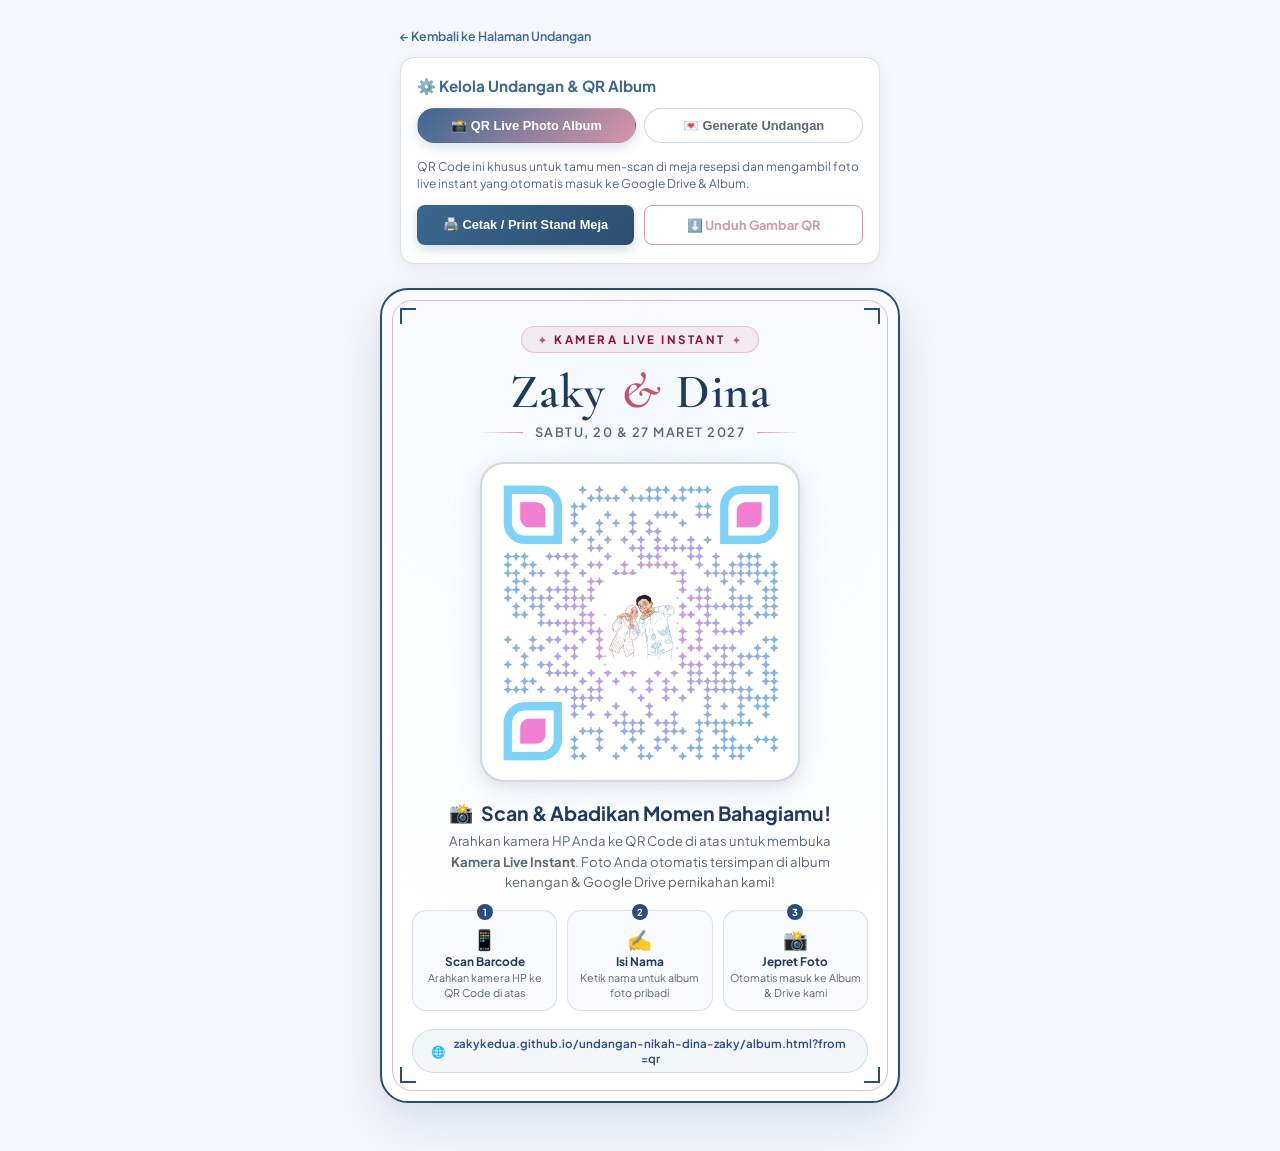
<file: cetak-qr.html>
<!DOCTYPE html>
<html lang="id">

<head>
  <meta charset="UTF-8">
  <meta name="viewport" content="width=device-width, initial-scale=1.0">
  <title>Kelola Undangan & QR Album - Zaky & Dina Wedding</title>

  <!-- Google Fonts -->
  <link rel="preconnect" href="https://fonts.googleapis.com">
  <link rel="preconnect" href="https://fonts.gstatic.com" crossorigin>
  <link
    href="https://fonts.googleapis.com/css2?family=Cormorant+Garamond:ital,wght@0,400;0,600;1,400&family=Plus+Jakarta+Sans:wght@300;400;500;600;700&family=Reenie+Beanie&display=swap"
    rel="stylesheet">

  <!-- Wedding Config -->
  <script src="config.js"></script>

  <style>
    :root {
      --blue-primary: #3B6790;
      --blue-soft: #5C82A6;
      --pink-primary: #D896A8;
      --pink-soft: #E8B4C2;
      --text-dark: #202B36;
      --text-muted: #566879;
      --font-serif: 'Cormorant Garamond', serif;
      --font-sans: 'Plus Jakarta Sans', sans-serif;
    }

    * {
      box-sizing: border-box;
      margin: 0;
      padding: 0;
    }

    body {
      font-family: var(--font-sans);
      background: #F4F7FB;
      color: var(--text-dark);
      padding: 24px 16px;
      min-height: 100vh;
      display: flex;
      flex-direction: column;
      align-items: center;
    }

    /* Action Bar (Hanya tampil di layar, tersembunyi saat cetak) */
    .toolbar {
      width: 100%;
      max-width: 480px;
      background: #FFFFFF;
      border: 1px solid rgba(59, 103, 144, 0.2);
      border-radius: 14px;
      padding: 18px 16px;
      margin-bottom: 24px;
      box-shadow: 0 4px 18px rgba(0, 0, 0, 0.06);
    }

    .toolbar h3 {
      font-size: 0.95rem;
      font-weight: 700;
      color: var(--blue-primary);
      margin-bottom: 12px;
      display: flex;
      align-items: center;
      gap: 6px;
    }

    .tab-pills {
      display: flex;
      gap: 8px;
      margin-bottom: 16px;
    }

    .tab-btn {
      flex: 1;
      padding: 9px 12px;
      font-size: 0.8rem;
      font-weight: 700;
      border: 1px solid rgba(59, 103, 144, 0.25);
      border-radius: 50px;
      background: #FFFFFF;
      color: var(--text-muted);
      cursor: pointer;
      transition: all 0.2s;
    }

    .tab-btn.active {
      background: linear-gradient(135deg, var(--blue-primary), var(--pink-primary));
      color: #FFFFFF;
      border-color: transparent;
      box-shadow: 0 4px 12px rgba(59, 103, 144, 0.2);
    }

    .guest-input {
      width: 100%;
      padding: 10px 12px;
      font-size: 0.85rem;
      border: 1px solid rgba(59, 103, 144, 0.35);
      border-radius: 8px;
      outline: none;
      transition: border 0.2s;
    }

    .guest-input:focus {
      border-color: var(--blue-primary);
      box-shadow: 0 0 0 3px rgba(59, 103, 144, 0.15);
    }

    .btn-action-group {
      display: flex;
      gap: 10px;
      margin-top: 4px;
    }

    .btn-action {
      flex: 1;
      padding: 11px;
      border-radius: 8px;
      font-size: 0.8rem;
      font-weight: 700;
      cursor: pointer;
      border: none;
      display: inline-flex;
      align-items: center;
      justify-content: center;
      gap: 6px;
      text-decoration: none;
    }

    .btn-print {
      background: linear-gradient(135deg, var(--blue-primary), #2C4D6F);
      color: #FFFFFF;
      box-shadow: 0 4px 12px rgba(59, 103, 144, 0.25);
    }

    .btn-download {
      background: #FFFFFF;
      border: 1px solid var(--border-pink-glow, #D896A8);
      color: var(--pink-primary);
    }

    /* ===================================================
       KARTU STAND MEJA FISIK (HANYA UNTUK LIVE ALBUM)
       =================================================== */
    .stand-card {
      width: 100%;
      max-width: 520px;
      background: #FFFFFF;
      background-image: radial-gradient(circle at 50% 12%, rgba(240, 246, 253, 0.7) 0%, #FFFFFF 75%);
      border: 2.5px solid #2B4C7E;
      border-radius: 28px;
      padding: 36px 30px 28px;
      text-align: center;
      box-shadow: 0 20px 50px rgba(43, 76, 126, 0.12), 0 4px 16px rgba(216, 150, 168, 0.12);
      position: relative;
      overflow: hidden;
      margin-bottom: 24px;
    }

    /* Inner Ornamental Border */
    .stand-card::before {
      content: '';
      position: absolute;
      inset: 10px;
      border: 1.5px solid rgba(216, 150, 168, 0.65);
      border-radius: 20px;
      pointer-events: none;
    }

    /* Ornamental Corner Accents */
    .corner-decor {
      position: absolute;
      width: 16px;
      height: 16px;
      border-color: #2B4C7E;
      border-style: solid;
      pointer-events: none;
    }

    .corner-decor.tl {
      top: 18px;
      left: 18px;
      border-width: 2px 0 0 2px;
    }

    .corner-decor.tr {
      top: 18px;
      right: 18px;
      border-width: 2px 2px 0 0;
    }

    .corner-decor.bl {
      bottom: 18px;
      left: 18px;
      border-width: 0 0 2px 2px;
    }

    .corner-decor.br {
      bottom: 18px;
      right: 18px;
      border-width: 0 2px 2px 0;
    }

    .stand-header-tag {
      display: inline-flex;
      align-items: center;
      gap: 6px;
      font-size: 0.72rem;
      letter-spacing: 2.5px;
      text-transform: uppercase;
      font-weight: 700;
      color: #881337;
      background: rgba(216, 150, 168, 0.15);
      border: 1px solid rgba(216, 150, 168, 0.45);
      padding: 5px 16px;
      border-radius: 50px;
      margin-bottom: 12px;
    }

    .stand-header-tag .tag-sparkle {
      font-size: 0.65rem;
      color: #C2546A;
    }

    .stand-title {
      font-family: var(--font-serif);
      font-size: 3rem;
      font-weight: 600;
      color: #1E3A5F;
      line-height: 1.05;
      letter-spacing: 0.5px;
      margin-bottom: 6px;
    }

    .stand-title span {
      color: #C2546A;
      font-style: italic;
      font-family: var(--font-serif);
      font-size: 3.2rem;
      margin: 0 4px;
    }

    .stand-date-divider {
      display: flex;
      align-items: center;
      justify-content: center;
      gap: 12px;
      margin-bottom: 22px;
    }

    .stand-date-divider .date-line {
      height: 1px;
      width: 44px;
      background: linear-gradient(90deg, transparent, #D896A8);
    }

    .stand-date-divider .date-line.right {
      background: linear-gradient(90deg, #D896A8, transparent);
    }

    .stand-date {
      font-size: 0.8rem;
      color: var(--text-muted);
      letter-spacing: 1.5px;
      text-transform: uppercase;
      font-weight: 600;
    }

    /* KOTAK QR CODE LEBIH BESAR & MEWAH */
    .qr-frame {
      width: 320px;
      height: 320px;
      max-width: 85vw;
      max-height: 85vw;
      margin: 0 auto 18px;
      padding: 12px;
      background: #FFFFFF;
      border-radius: 24px;
      border: 2px solid rgba(59, 103, 144, 0.25);
      box-shadow: 0 10px 30px rgba(59, 103, 144, 0.12), 0 3px 12px rgba(216, 150, 168, 0.15);
      display: flex;
      align-items: center;
      justify-content: center;
      position: relative;
    }

    .qr-frame img {
      width: 100%;
      height: 100%;
      object-fit: contain;
      border-radius: 12px;
      display: block;
    }

    .stand-scan-msg {
      font-size: 1.22rem;
      font-weight: 700;
      color: #1E3A5F;
      margin-bottom: 6px;
      display: flex;
      align-items: center;
      justify-content: center;
      gap: 8px;
    }

    .stand-desc {
      font-size: 0.82rem;
      color: var(--text-muted);
      line-height: 1.55;
      max-width: 420px;
      margin: 0 auto 18px;
    }

    /* PANDUAN 3 LANGKAH MODERN (3-COLUMN GRID) */
    .steps-grid {
      display: grid;
      grid-template-columns: repeat(3, 1fr);
      gap: 10px;
      margin: 0 auto 18px;
      text-align: center;
    }

    .step-card {
      background: #F8FAFD;
      border: 1px solid rgba(59, 103, 144, 0.16);
      border-radius: 14px;
      padding: 12px 6px 10px;
      position: relative;
      transition: transform 0.2s;
    }

    .step-badge {
      position: absolute;
      top: -7px;
      left: 50%;
      transform: translateX(-50%);
      background: #2B4C7E;
      color: #FFFFFF;
      font-size: 0.6rem;
      font-weight: 700;
      width: 16px;
      height: 16px;
      border-radius: 50%;
      display: flex;
      align-items: center;
      justify-content: center;
    }

    .step-icon {
      font-size: 1.25rem;
      margin: 3px 0 2px;
    }

    .step-heading {
      font-size: 0.74rem;
      font-weight: 700;
      color: #1E3A5F;
      margin-bottom: 2px;
    }

    .step-text {
      font-size: 0.67rem;
      color: var(--text-muted);
      line-height: 1.35;
    }

    /* URL BADGE DI BAWAH */
    .stand-url-badge {
      font-size: 0.72rem;
      color: #3B6790;
      background: rgba(59, 103, 144, 0.06);
      border: 1px solid rgba(59, 103, 144, 0.18);
      border-radius: 30px;
      padding: 6px 18px;
      display: inline-flex;
      align-items: center;
      justify-content: center;
      gap: 6px;
      max-width: 100%;
      word-break: break-all;
    }

    .stand-url-badge .url-text {
      font-weight: 600;
      color: #2B4C7E;
    }

    /* Print Styles: Hanya mencetak kartu stand meja saat di mode album */
    @media print {
      @page {
        size: A5 portrait;
        margin: 8mm;
      }

      html,
      body {
        background: #FFFFFF !important;
        padding: 0 !important;
        margin: 0 !important;
        width: 100% !important;
        height: 100% !important;
      }

      .toolbar,
      .nav-back,
      #generate-wrap {
        display: none !important;
      }

      .stand-card {
        max-width: 100% !important;
        width: 100% !important;
        margin: 0 auto !important;
        border: 2.5px solid #2B4C7E !important;
        border-radius: 20px !important;
        box-shadow: none !important;
        padding: 24px 20px 18px !important;
        page-break-inside: avoid !important;
        page-break-after: avoid !important;
        display: block !important;
        -webkit-print-color-adjust: exact !important;
        print-color-adjust: exact !important;
      }

      .stand-card::before {
        border: 1.5px solid #D896A8 !important;
        inset: 8px !important;
      }

      .corner-decor {
        border-color: #2B4C7E !important;
      }

      .stand-header-tag {
        background: rgba(216, 150, 168, 0.15) !important;
        border-color: #D896A8 !important;
        color: #881337 !important;
      }

      .stand-title {
        font-size: 2.8rem !important;
      }

      .qr-frame {
        width: 320px !important;
        height: 320px !important;
        border: 2px solid #2B4C7E !important;
        box-shadow: none !important;
        margin: 0 auto 14px !important;
      }

      .steps-grid {
        gap: 8px !important;
      }

      .step-card {
        background: #F8FAFD !important;
        border: 1px solid #D896A8 !important;
      }

      .step-badge {
        background: #2B4C7E !important;
        color: #FFF !important;
      }
    }
  </style>
</head>

<body>

  <!-- Tombol Navigasi Kembali -->
  <div class="nav-back" style="width: 100%; max-width: 480px; margin-bottom: 12px;">
    <a href="index.html"
      style="font-size: 0.78rem; color: var(--blue-primary); text-decoration: none; font-weight: 600; display: inline-flex; align-items: center; gap: 4px;">
      ← Kembali ke Halaman Undangan
    </a>
  </div>

  <!-- TOOLBAR PENGATURAN (2 PILIHAN UTAMA) -->
  <div class="toolbar">
    <h3>⚙️ Kelola Undangan & QR Album</h3>

    <!-- 2 Pilihan Tab Sesuai Permintaan -->
    <div class="tab-pills">
      <button class="tab-btn active" id="tab-btn-album" onclick="switchMode('album')">
        📸 QR Live Photo Album
      </button>
      <button class="tab-btn" id="tab-btn-generate" onclick="switchMode('generate')">
        💌 Generate Undangan
      </button>
    </div>

    <!-- 1. KONTEN MODE ALBUM (TOMBOL CETAK & UNDUH QR) -->
    <div id="album-controls" style="display: block;">
      <p style="font-size: 0.75rem; color: var(--text-muted); margin-bottom: 12px; line-height: 1.4;">
        QR Code ini khusus untuk tamu men-scan di meja resepsi dan mengambil foto live instant yang otomatis masuk ke
        Google Drive & Album.
      </p>
      <div class="btn-action-group" id="btn-action-group">
        <button class="btn-action btn-print" onclick="window.print()">
          🖨️ Cetak / Print Stand Meja
        </button>
        <a id="btn-download-img" class="btn-action btn-download" href="assets/images/album_qr.png"
          download="QR_Live_Album_Zaky_Dina.png">
          ⬇️ Unduh Gambar QR
        </a>
      </div>
    </div>

    <!-- 2. KONTEN MODE GENERATE UNDANGAN (KHUSUS TAMU, TANPA QR CODE & TANPA CETAK) -->
    <div id="generate-wrap" style="display: none;">
      <div style="display: flex; justify-content: space-between; align-items: baseline; margin-bottom: 5px;">
        <label style="font-size: 0.76rem; font-weight: 700; color: var(--blue-primary); display: block;">
          Ketik Nama Tamu Undangan:
        </label>
        <span id="sync-status-badge"
          style="font-size: 0.68rem; font-weight: 600; color: #566879; display: inline-flex; align-items: center; gap: 4px;">
          📊 Siap mencatat
        </span>
      </div>
      <input type="text" id="custom-guest-name" class="guest-input"
        placeholder="Ketik nama tamu (misal: Rian & Partner)..." oninput="handleGuestInput()"
        onkeydown="handleGuestKeydown(event)">

      <!-- Box Hasil Link Khusus Tamu -->
      <div id="hidden-link-box"
        style="margin-top: 12px; background: #F8FAFD; border: 1px solid rgba(59, 103, 144, 0.25); border-radius: 10px; padding: 12px; font-size: 0.74rem;">
        <div style="display: flex; justify-content: space-between; align-items: center; margin-bottom: 4px;">
          <span style="font-weight: 700; color: var(--blue-primary);">🔗 Tautan Khusus Tamu:</span>
          <span id="sync-detail-msg" style="font-size: 0.67rem; color: #566879;">Tersinkron ke Tab "tamu"</span>
        </div>
        <div id="generated-hidden-url"
          style="word-break: break-all; color: var(--text-dark); font-family: monospace; font-size: 0.7rem; margin-bottom: 10px; background: #FFF; padding: 6px 8px; border-radius: 6px; border: 1px dashed var(--border-pink-glow);">
          https://zakykedua.github.io/undangan-nikah-dina-zaky/
        </div>
        <div style="display: flex; gap: 8px; flex-wrap: wrap;">
          <button type="button" class="btn-action" onclick="copyHiddenLink()"
            style="flex: 1; min-width: 100px; background: var(--blue-primary); color: #fff; font-size: 0.72rem; padding: 8px 10px; border-radius: 6px;">
            📋 Salin Link
          </button>
          <button type="button" class="btn-action" onclick="sendWaDirect()"
            style="flex: 1; min-width: 140px; background: #25D366; color: #fff; font-size: 0.72rem; padding: 8px 10px; border-radius: 6px;">
            💬 Kirim WhatsApp Langsung
          </button>
          <a href="https://docs.google.com/spreadsheets/d/1IWtFG8lAVZSTDJPlKeG4bYC6L8j1MJ6WlZBcCglB9Ps/edit"
            target="_blank" class="btn-action"
            style="background: #107C41; color: #fff; font-size: 0.72rem; padding: 8px 10px; border-radius: 6px; text-decoration: none; display: inline-flex; align-items: center; justify-content: center; gap: 4px;">
            📊 Buka Sheet ↗
          </a>
        </div>
      </div>

      <!-- Riwayat Daftar Tamu yang Dibuat -->
      <div id="saved-guests-section"
        style="margin-top: 14px; border-top: 1px dashed rgba(59, 103, 144, 0.25); padding-top: 10px;">
        <div style="display: flex; justify-content: space-between; align-items: center; margin-bottom: 6px;">
          <span style="font-size: 0.74rem; font-weight: 700; color: var(--blue-primary);">
            📝 Tamu yang Sudah Dibuat (<span id="saved-count">0</span>)
          </span>
          <div style="display: flex; gap: 8px;">
            <button type="button" onclick="syncAllGuestsToSpreadsheet()"
              style="background: none; border: none; font-size: 0.65rem; color: #107C41; cursor: pointer; text-decoration: underline; font-weight: 600;">
              🔄 Sync Semua ke Sheet
            </button>
            <button type="button" onclick="clearSavedGuests()"
              style="background: none; border: none; font-size: 0.65rem; color: #C2546A; cursor: pointer; text-decoration: underline;">
              Bersihkan
            </button>
          </div>
        </div>
        <div id="saved-guests-list"
          style="max-height: 180px; overflow-y: auto; display: flex; flex-direction: column; gap: 6px;">
          <!-- Diisi otomatis oleh JavaScript -->
        </div>
      </div>
    </div>
  </div>

  <!-- ===================================================
       KARTU STAND MEJA FISIK (HANYA MUNCUL DI MODE ALBUM)
       =================================================== -->
  <div class="stand-card" id="stand-card" style="display: block;">
    <!-- Corner Ornaments -->
    <span class="corner-decor tl"></span>
    <span class="corner-decor tr"></span>
    <span class="corner-decor bl"></span>
    <span class="corner-decor br"></span>

    <!-- Top Badge -->
    <div class="stand-header-tag" id="card-tag">
      <span class="tag-sparkle">✦</span>
      <span>KAMERA LIVE INSTANT</span>
      <span class="tag-sparkle">✦</span>
    </div>

    <!-- Couple Names -->
    <h1 class="stand-title">Zaky <span>&</span> Dina</h1>

    <!-- Date Divider -->
    <div class="stand-date-divider">
      <span class="date-line"></span>
      <span class="stand-date">Sabtu, 20 & 27 Maret 2027</span>
      <span class="date-line right"></span>
    </div>

    <!-- Kotak QR Code Live Album (LEBIH BESAR & TAJAM) -->
    <div class="qr-frame">
      <img id="qr-image" src="assets/images/album_qr.png" alt="QR Code Live Album Zaky & Dina">
    </div>

    <!-- Call To Action -->
    <h2 class="stand-scan-msg" id="card-main-msg">
      <span>📸</span>
      <span>Scan & Abadikan Momen Bahagiamu!</span>
    </h2>
    <p class="stand-desc" id="card-desc">
      Arahkan kamera HP Anda ke QR Code di atas untuk membuka <strong>Kamera Live Instant</strong>. Foto Anda otomatis
      tersimpan di album kenangan & Google Drive pernikahan kami!
    </p>

    <!-- Panduan 3 Langkah Modern (3-Kolom Grid) -->
    <div class="steps-grid" id="card-steps">
      <div class="step-card">
        <div class="step-badge">1</div>
        <div class="step-icon">📱</div>
        <div class="step-heading">Scan Barcode</div>
        <div class="step-text">Arahkan kamera HP ke QR Code di atas</div>
      </div>
      <div class="step-card">
        <div class="step-badge">2</div>
        <div class="step-icon">✍️</div>
        <div class="step-heading">Isi Nama</div>
        <div class="step-text">Ketik nama untuk album foto pribadi</div>
      </div>
      <div class="step-card">
        <div class="step-badge">3</div>
        <div class="step-icon">📸</div>
        <div class="step-heading">Jepret Foto</div>
        <div class="step-text">Otomatis masuk ke Album & Drive kami</div>
      </div>
    </div>

    <!-- Akses URL Alternatif -->
    <div class="stand-url-badge" id="card-url">
      <span>🌐</span>
      <span class="url-text">zakykedua.github.io/undangan-nikah-dina-zaky/album.html?from=qr</span>
    </div>
  </div>

  <script>
    let currentMode = "album";
    let debounceTimer = null;
    let lastSyncedName = "";

    function switchMode(mode) {
      currentMode = mode;
      const btnAlbum = document.getElementById("tab-btn-album");
      const btnGenerate = document.getElementById("tab-btn-generate");
      const albumControls = document.getElementById("album-controls");
      const generateWrap = document.getElementById("generate-wrap");
      const standCard = document.getElementById("stand-card");

      if (mode === "album") {
        btnAlbum.classList.add("active");
        btnGenerate.classList.remove("active");
        albumControls.style.display = "block";
        generateWrap.style.display = "none";
        standCard.style.display = "block";
      } else if (mode === "generate") {
        btnAlbum.classList.remove("active");
        btnGenerate.classList.add("active");
        albumControls.style.display = "none";
        generateWrap.style.display = "block";
        standCard.style.display = "none";
        updateGenerateUrl();
        renderSavedGuests();
      }
    }

    function encodeGuestName(name) {
      if (!name || name === "Tamu Undangan") return "";
      try {
        const payload = "zd:" + encodeURIComponent(name);
        return btoa(payload).replace(/\+/g, "-").replace(/\//g, "_").replace(/=+$/, "");
      } catch (e) {
        return encodeURIComponent(name);
      }
    }

    function updateGenerateUrl() {
      const nameInput = document.getElementById("custom-guest-name");
      const rawName = nameInput ? nameInput.value.trim() : "";
      const token = encodeGuestName(rawName);
      const targetUrl = token
        ? "https://zakykedua.github.io/undangan-nikah-dina-zaky/?u=" + token
        : "https://zakykedua.github.io/undangan-nikah-dina-zaky/";

      const displayUrl = document.getElementById("generated-hidden-url");
      if (displayUrl) displayUrl.textContent = targetUrl;
    }

    function handleGuestInput() {
      updateGenerateUrl();

      const nameInput = document.getElementById("custom-guest-name");
      const rawName = nameInput ? nameInput.value.trim() : "";

      if (debounceTimer) clearTimeout(debounceTimer);

      if (rawName && rawName.length >= 2 && rawName !== "Tamu Undangan") {
        setSyncStatus("typing");
        debounceTimer = setTimeout(() => {
          syncGuestToSpreadsheet(rawName);
        }, 1100);
      } else {
        setSyncStatus("idle");
      }
    }

    function handleGuestKeydown(event) {
      if (event.key === "Enter") {
        event.preventDefault();
        const nameInput = document.getElementById("custom-guest-name");
        const rawName = nameInput ? nameInput.value.trim() : "";
        if (rawName && rawName.length >= 2) {
          if (debounceTimer) clearTimeout(debounceTimer);
          syncGuestToSpreadsheet(rawName);
        }
      }
    }

    function setSyncStatus(state, msg) {
      const badge = document.getElementById("sync-status-badge");
      const detail = document.getElementById("sync-detail-msg");
      if (!badge) return;

      if (state === "typing") {
        badge.innerHTML = "⏳ Mengetik...";
        badge.style.color = "#E08339";
      } else if (state === "syncing") {
        badge.innerHTML = "⏳ Menyimpan ke Spreadsheet...";
        badge.style.color = "#3B6790";
        if (detail) detail.textContent = "Sedang dikirim...";
      } else if (state === "success") {
        badge.innerHTML = "✅ Tersimpan di Tab Tamu";
        badge.style.color = "#107C41";
        if (detail) detail.textContent = msg || "Tercatat di tab 'tamu'";
      } else if (state === "local_only") {
        badge.innerHTML = "💾 Tersimpan di Perangkat";
        badge.style.color = "#5C82A6";
        if (detail) detail.textContent = msg || "Tersimpan di riwayat lokal";
      } else {
        badge.innerHTML = "📊 Siap mencatat";
        badge.style.color = "#566879";
        if (detail) detail.textContent = "Tersinkron ke Tab 'tamu'";
      }
    }

    function syncGuestToSpreadsheet(guestName) {
      if (!guestName || guestName === "Tamu Undangan" || guestName.length < 2) return;

      const token = encodeGuestName(guestName);
      const targetUrl = token
        ? "https://zakykedua.github.io/undangan-nikah-dina-zaky/?u=" + token
        : "https://zakykedua.github.io/undangan-nikah-dina-zaky/";

      saveToLocalGuestList(guestName, targetUrl);

      if (lastSyncedName.toLowerCase() === guestName.toLowerCase()) {
        setSyncStatus("success", "Sudah tercatat di tab tamu");
        return;
      }

      setSyncStatus("syncing");

      const webhookUrl = (typeof WEDDING_CONFIG !== "undefined" && WEDDING_CONFIG.googleDriveWebhookUrl)
        ? WEDDING_CONFIG.googleDriveWebhookUrl
        : "https://script.google.com/macros/s/AKfycbxafv_99OZ9oIpLDCJLjQgEqh-irYLFWcCkvpkZXNSGFZZkNtT-yJH8MtkIufTRHp6e/exec";

      fetch(webhookUrl, {
        method: "POST",
        mode: "no-cors",
        headers: { "Content-Type": "text/plain;charset=utf-8" },
        body: JSON.stringify({
          type: "addGuest",
          name: guestName,
          url: targetUrl
        })
      })
        .then(() => {
          lastSyncedName = guestName;
          setSyncStatus("success", "Tercatat di tab 'tamu'");
        })
        .catch(err => {
          console.warn("Sync Google Sheets:", err);
          lastSyncedName = guestName;
          setSyncStatus("local_only", "Tersimpan di riwayat lokal");
        });
    }

    function syncAllGuestsToSpreadsheet() {
      const list = getStoredGuestList();
      if (!list || list.length === 0) {
        alert("Belum ada riwayat tamu yang dibuat.");
        return;
      }

      const webhookUrl = (typeof WEDDING_CONFIG !== "undefined" && WEDDING_CONFIG.googleDriveWebhookUrl)
        ? WEDDING_CONFIG.googleDriveWebhookUrl
        : "https://script.google.com/macros/s/AKfycbxafv_99OZ9oIpLDCJLjQgEqh-irYLFWcCkvpkZXNSGFZZkNtT-yJH8MtkIufTRHp6e/exec";

      setSyncStatus("syncing");
      let count = 0;

      list.forEach((guest, i) => {
        setTimeout(() => {
          fetch(webhookUrl, {
            method: "POST",
            mode: "no-cors",
            headers: { "Content-Type": "text/plain;charset=utf-8" },
            body: JSON.stringify({
              type: "addGuest",
              name: guest.name,
              url: guest.url
            })
          }).then(() => {
            count++;
            if (count === list.length) {
              setSyncStatus("success", "Semua " + count + " tamu disinkronkan ke tab 'tamu'!");
              alert("✨ Sukses! Sebanyak " + count + " tamu telah disinkronkan ke tab 'tamu' di Google Spreadsheet.");
            }
          });
        }, i * 350);
      });
    }

    function getStoredGuestList() {
      try {
        return JSON.parse(localStorage.getItem("zaky_dina_guest_list") || "[]");
      } catch (e) {
        return [];
      }
    }

    function saveToLocalGuestList(name, url) {
      let list = getStoredGuestList();
      const existingIdx = list.findIndex(item => item.name.toLowerCase() === name.toLowerCase());
      const nowStr = new Date().toLocaleDateString("id-ID", { day: 'numeric', month: 'short', hour: '2-digit', minute: '2-digit' });

      if (existingIdx >= 0) {
        list[existingIdx].url = url;
        list[existingIdx].date = nowStr;
      } else {
        list.unshift({
          name: name,
          url: url,
          date: nowStr
        });
      }

      localStorage.setItem("zaky_dina_guest_list", JSON.stringify(list));
      renderSavedGuests();
    }

    function renderSavedGuests() {
      const container = document.getElementById("saved-guests-list");
      const countEl = document.getElementById("saved-count");
      if (!container) return;

      const list = getStoredGuestList();
      if (countEl) countEl.textContent = list.length;

      if (list.length === 0) {
        container.innerHTML = '<div style="font-size: 0.68rem; color: #8A9AA8; text-align: center; padding: 8px;">Belum ada nama tamu yang dicatat.</div>';
        return;
      }

      container.innerHTML = list.map((g, idx) => `
        <div style="background: #FFFFFF; border: 1px solid #E2EAF2; border-radius: 6px; padding: 6px 8px; display: flex; align-items: center; justify-content: space-between; gap: 6px;">
          <div style="overflow: hidden; flex: 1;">
            <div style="font-weight: 700; font-size: 0.74rem; color: var(--text-dark); white-space: nowrap; overflow: hidden; text-overflow: ellipsis;">
              ${idx + 1}. ${escapeHtml(g.name)}
            </div>
            <div style="font-size: 0.62rem; color: #8A9AA8;">${g.date || ''}</div>
          </div>
          <div style="display: flex; gap: 4px; flex-shrink: 0;">
            <button type="button" onclick="quickCopyGuestLink('${escapeAttr(g.url)}', '${escapeAttr(g.name)}')" title="Salin Link"
              style="padding: 4px 7px; background: var(--blue-primary); color: #FFF; border: none; border-radius: 4px; font-size: 0.65rem; cursor: pointer;">
              📋
            </button>
            <button type="button" onclick="quickSendGuestWa('${escapeAttr(g.url)}', '${escapeAttr(g.name)}')" title="Kirim WhatsApp Langsung"
              style="padding: 4px 7px; background: #25D366; color: #FFF; border: none; border-radius: 4px; font-size: 0.65rem; cursor: pointer;">
              💬
            </button>
            <button type="button" onclick="removeGuest('${escapeAttr(g.name)}')" title="Hapus"
              style="padding: 4px 7px; background: #FDE8E8; color: #C2546A; border: none; border-radius: 4px; font-size: 0.65rem; cursor: pointer;">
              ✕
            </button>
          </div>
        </div>
      `).join("");
    }

    function quickCopyGuestLink(url, name) {
      navigator.clipboard.writeText(url).then(() => {
        alert("✨ Link undangan untuk " + name + " berhasil disalin!");
      });
    }

    function quickSendGuestWa(url, name) {
      const text = `Assalamu’alaikum Warahmatullahi Wabarakatuh\n\nYth. *${name}*,\n\nTanpa mengurangi rasa hormat, perkenankan kami mengundang Bapak/Ibu/Saudara/i untuk hadir dan memberikan doa restu pada hari bahagia pernikahan kami:\n\n💍 *Zaky & Dina*\n🗓️ *Sabtu, 20 Maret 2027 (Akad & Resepsi - Gedung Wanita Nganjuk)*\n🗓️ *Sabtu, 27 Maret 2027 (Ngunduh Mantu - Pendopo Marsudi Utomo, Klaten)*\n\nDetail acara, lokasi, dan konfirmasi kehadiran dapat diakses melalui tautan undangan berikut:\n🔗 ${url}\n\nMerupakan suatu kehormatan dan kebahagiaan bagi kami apabila Bapak/Ibu/Saudara/i berkenan hadir.\n\nWassalamu’alaikum Warahmatullahi Wabarakatuh\nKami yang berbahagia,\n*Zaky & Dina*`;
      navigator.clipboard.writeText(text).catch(() => { });
      const waUrl = "https://api.whatsapp.com/send?text=" + encodeURIComponent(text);
      window.open(waUrl, "_blank");
    }

    function removeGuest(name) {
      let list = getStoredGuestList();
      list = list.filter(g => g.name.toLowerCase() !== name.toLowerCase());
      localStorage.setItem("zaky_dina_guest_list", JSON.stringify(list));
      renderSavedGuests();
    }

    function clearSavedGuests() {
      if (confirm("Apakah Anda yakin ingin membersihkan riwayat daftar tamu di perangkat ini? (Data di Google Spreadsheet tetap aman)")) {
        localStorage.removeItem("zaky_dina_guest_list");
        renderSavedGuests();
      }
    }

    function copyHiddenLink() {
      const name = document.getElementById("custom-guest-name")?.value.trim() || "Tamu Undangan";
      const url = document.getElementById("generated-hidden-url")?.textContent.trim();
      if (!url) return;

      if (name && name !== "Tamu Undangan") {
        syncGuestToSpreadsheet(name);
      }

      navigator.clipboard.writeText(url).then(() => {
        alert("✨ Link undangan untuk " + (name !== "Tamu Undangan" ? name : "tamu") + " berhasil disalin!");
      });
    }

    function sendWaDirect() {
      const name = document.getElementById("custom-guest-name")?.value.trim() || "Bapak/Ibu/Saudara/i";
      const url = document.getElementById("generated-hidden-url")?.textContent.trim();

      if (name && name !== "Bapak/Ibu/Saudara/i" && name !== "Tamu Undangan") {
        syncGuestToSpreadsheet(name);
      }

      const text = `Assalamu’alaikum Warahmatullahi Wabarakatuh\n\nYth. *${name}*,\n\nTanpa mengurangi rasa hormat, perkenankan kami mengundang Bapak/Ibu/Saudara/i untuk hadir dan memberikan doa restu pada hari bahagia pernikahan kami:\n\n💍 *Zaky & Dina*\n🗓️ *Sabtu, 20 Maret 2027 (Akad & Resepsi - Gedung Wanita Nganjuk)*\n🗓️ *Sabtu, 27 Maret 2027 (Ngunduh Mantu - Pendopo Marsudi Utomo, Klaten)*\n\nDetail acara, lokasi, dan konfirmasi kehadiran dapat diakses melalui tautan undangan berikut:\n🔗 ${url}\n\nMerupakan suatu kehormatan dan kebahagiaan bagi kami apabila Bapak/Ibu/Saudara/i berkenan hadir.\n\nWassalamu’alaikum Warahmatullahi Wabarakatuh\nKami yang berbahagia,\n*Zaky & Dina*`;

      navigator.clipboard.writeText(text).catch(() => { });
      const waUrl = "https://api.whatsapp.com/send?text=" + encodeURIComponent(text);
      window.open(waUrl, "_blank");
    }

    function escapeHtml(str) {
      if (!str) return "";
      return str.replace(/[&<>"']/g, (m) => ({
        '&': '&amp;', '<': '&lt;', '>': '&gt;', '"': '&quot;', "'": '&#039;'
      })[m]);
    }

    function escapeAttr(str) {
      if (!str) return "";
      return str.replace(/'/g, "\\'").replace(/"/g, "&quot;");
    }

    document.addEventListener("DOMContentLoaded", () => {
      renderSavedGuests();
    });
  </script>
</body>

</html>
</file>
